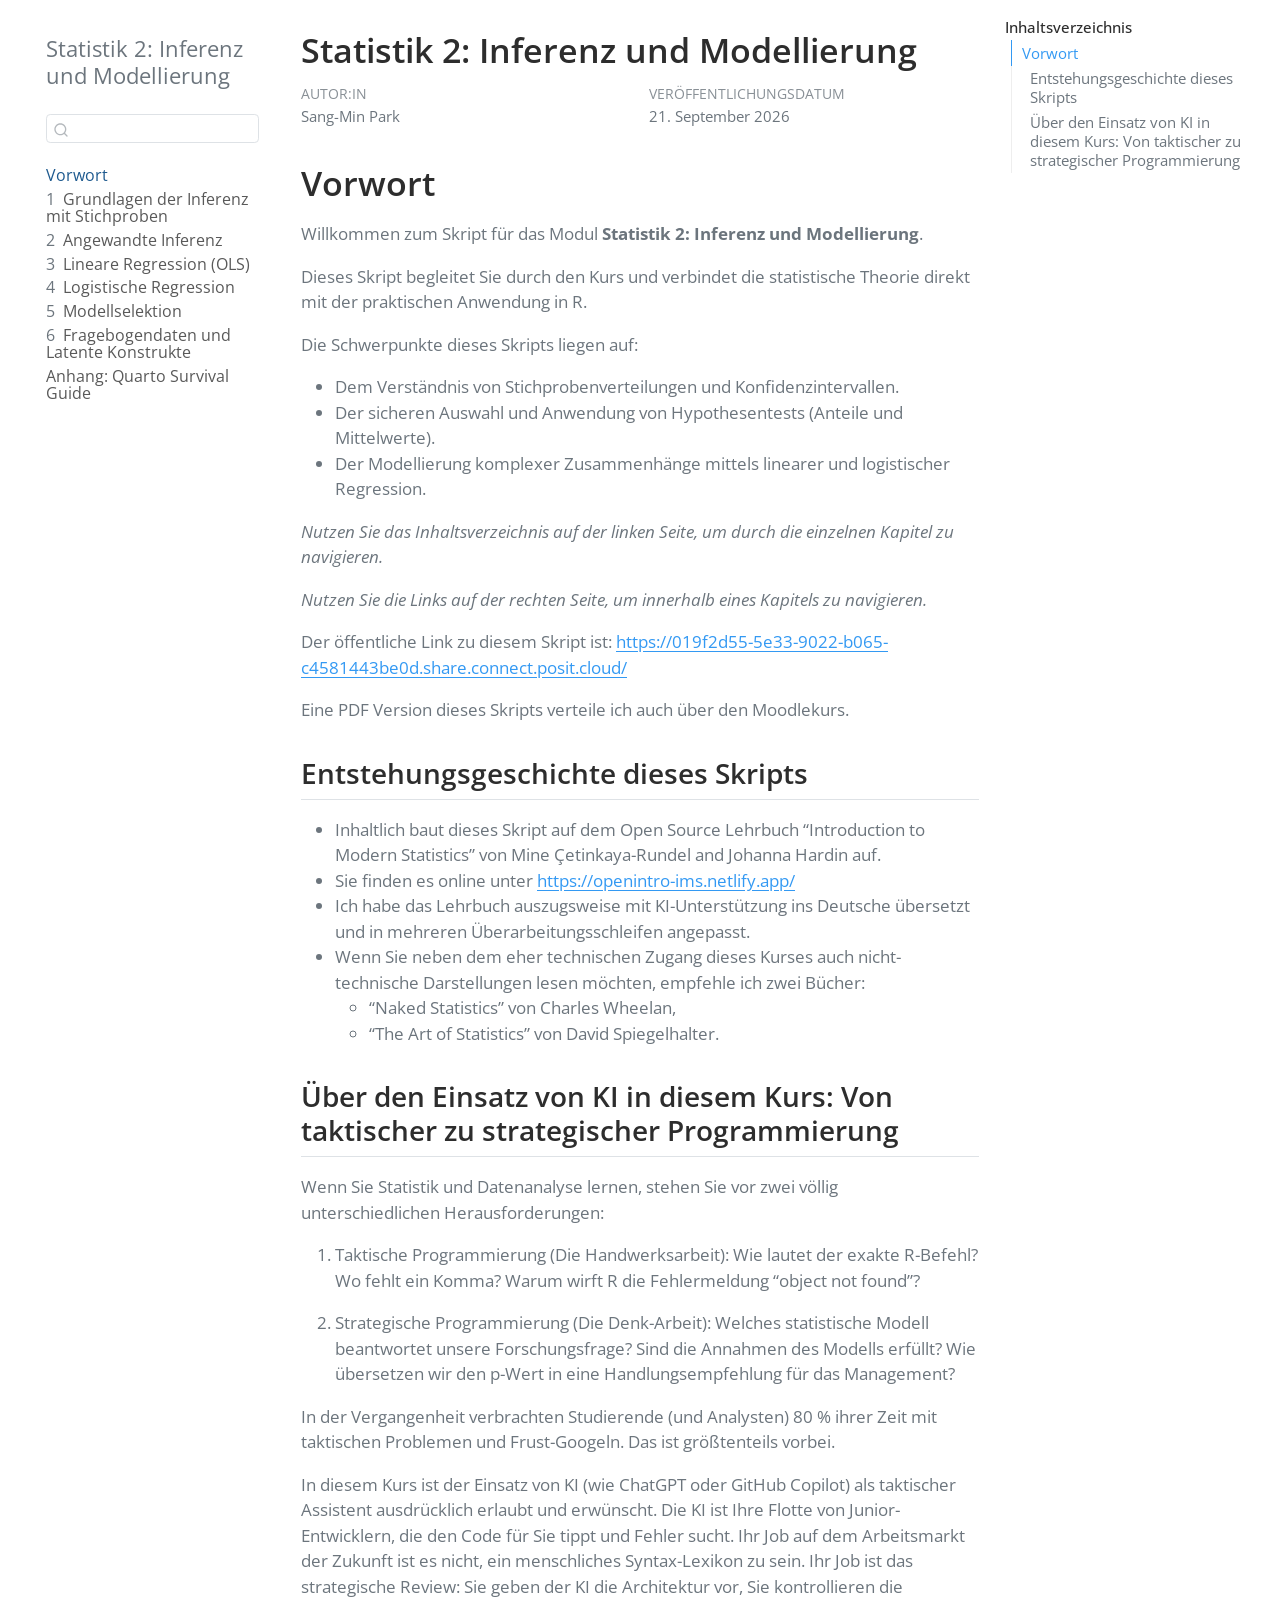
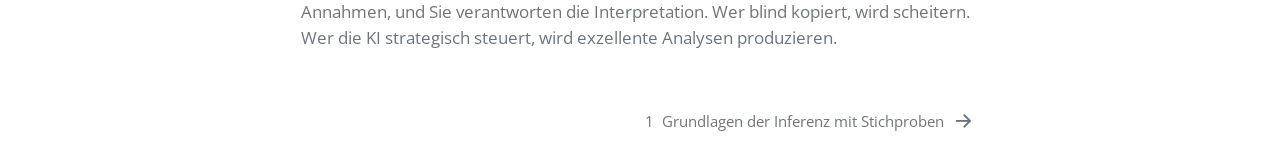
<file: index.html>
<!DOCTYPE html>
<html xmlns="http://www.w3.org/1999/xhtml" lang="de" xml:lang="de"><head>

<meta charset="utf-8">
<meta name="generator" content="quarto-1.10.18">

<meta name="viewport" content="width=device-width, initial-scale=1.0, user-scalable=yes">

<meta name="author" content="Sang-Min Park">

<title>Statistik 2: Inferenz und Modellierung</title>
<style>
/* Default styles provided by pandoc.
** See https://pandoc.org/MANUAL.html#variables-for-html for config info.
*/
span.smallcaps{font-variant: small-caps;}
div.columns{display: flex; gap: 1.5em;}
div.column{flex: auto;}
@media screen {
div.columns{gap: min(4vw, 1.5em);}
div.column{overflow-x: auto;}
}
div.hanging-indent{margin-left: 1.5em; text-indent: -1.5em;}
ul.task-list{list-style: none;}
ul.task-list li input[type="checkbox"] {
  width: 0.8em;
  margin: 0 0.8em 0.2em -1em; /* quarto-specific, see https://github.com/quarto-dev/quarto-cli/issues/4556 */ 
  vertical-align: middle;
}
</style>


<script src="site_libs/quarto-nav/quarto-nav.js"></script>
<script src="site_libs/quarto-nav/headroom.min.js"></script>
<script src="site_libs/clipboard/clipboard.min.js"></script>
<script src="site_libs/quarto-search/autocomplete.umd.js"></script>
<script src="site_libs/quarto-search/fuse.min.js"></script>
<script src="site_libs/quarto-search/quarto-search.js"></script>
<meta name="quarto:offset" content="./">
<link href="./01_grundlagen_inferenz.html" rel="next">
<script src="site_libs/quarto-html/quarto.js" type="module"></script>
<script src="site_libs/quarto-html/tabsets/tabsets.js" type="module"></script>
<script src="site_libs/quarto-html/popper.min.js"></script>
<script src="site_libs/quarto-html/tippy.umd.min.js"></script>
<script src="site_libs/quarto-html/anchor.min.js"></script>
<link href="site_libs/quarto-html/tippy.css" rel="stylesheet">
<link href="site_libs/quarto-html/quarto-syntax-highlighting-bb62276ab45c84d9efd712f51ff97b5a.css" rel="stylesheet" id="quarto-text-highlighting-styles">
<script src="site_libs/bootstrap/bootstrap.min.js"></script>
<link href="site_libs/bootstrap/bootstrap-icons.css" rel="stylesheet">
<link href="site_libs/bootstrap/bootstrap-5b591d931333c16fce5a4fa7f89e0318.min.css" rel="stylesheet" append-hash="true" id="quarto-bootstrap" data-mode="light">
<link href="site_libs/quarto-contrib/output-styling/output-styling-default.css" rel="stylesheet">
<script id="quarto-search-options" type="application/json">{
  "location": "sidebar",
  "copy-button": false,
  "collapse-after": 3,
  "panel-placement": "start",
  "type": "textbox",
  "limit": 50,
  "keyboard-shortcut": [
    "f",
    "/",
    "s"
  ],
  "show-item-context": false,
  "language": {
    "search-no-results-text": "Keine Treffer",
    "search-matching-documents-text": "Treffer",
    "search-copy-link-title": "Link in die Suche kopieren",
    "search-hide-matches-text": "Zusätzliche Treffer verbergen",
    "search-more-match-text": "weitere Treffer in diesem Dokument",
    "search-more-matches-text": "weitere Treffer in diesem Dokument",
    "search-clear-button-title": "Zurücksetzen",
    "search-text-placeholder": "",
    "search-detached-cancel-button-title": "Abbrechen",
    "search-submit-button-title": "Abschicken",
    "search-label": "Suchen"
  }
}</script>


</head>

<body class="nav-sidebar floating quarto-light">

<div id="quarto-search-results"></div>
  <header id="quarto-header" class="headroom fixed-top">
  <nav class="quarto-secondary-nav">
    <div class="container-fluid d-flex">
      <button type="button" class="quarto-btn-toggle btn" data-bs-toggle="collapse" role="button" data-bs-target=".quarto-sidebar-collapse-item" aria-controls="quarto-sidebar" aria-expanded="false" aria-label="Seitenleiste umschalten" onclick="if (window.quartoToggleHeadroom) { window.quartoToggleHeadroom(); }">
        <i class="bi bi-layout-text-sidebar-reverse"></i>
      </button>
        <nav class="quarto-page-breadcrumbs" aria-label="breadcrumb"><ol class="breadcrumb"><li class="breadcrumb-item"><a href="./index.html">Vorwort</a></li></ol></nav>
        <a class="flex-grow-1" role="navigation" data-bs-toggle="collapse" data-bs-target=".quarto-sidebar-collapse-item" aria-controls="quarto-sidebar" aria-expanded="false" aria-label="Seitenleiste umschalten" onclick="if (window.quartoToggleHeadroom) { window.quartoToggleHeadroom(); }">      
        </a>
      <button type="button" class="btn quarto-search-button" aria-label="Suchen" onclick="window.quartoOpenSearch();">
        <i class="bi bi-search"></i>
      </button>
    </div>
  </nav>
</header>
<!-- content -->
<div id="quarto-content" class="quarto-container page-columns page-rows-contents page-layout-article">
<!-- sidebar -->
  <nav id="quarto-sidebar" class="sidebar collapse collapse-horizontal quarto-sidebar-collapse-item sidebar-navigation floating overflow-auto">
    <div class="pt-lg-2 mt-2 text-left sidebar-header">
    <div class="sidebar-title mb-0 py-0">
      <a href="./">Statistik 2: Inferenz und Modellierung</a> 
    </div>
      </div>
        <div class="mt-2 flex-shrink-0 align-items-center">
        <div class="sidebar-search">
        <div id="quarto-search" class="" title="Suchen"></div>
        </div>
        </div>
    <div class="sidebar-menu-container"> 
    <ul class="list-unstyled mt-1">
        <li class="sidebar-item">
  <div class="sidebar-item-container"> 
  <a href="./index.html" class="sidebar-item-text sidebar-link active">
 <span class="menu-text">Vorwort</span></a>
  </div>
</li>
        <li class="sidebar-item">
  <div class="sidebar-item-container"> 
  <a href="./01_grundlagen_inferenz.html" class="sidebar-item-text sidebar-link">
 <span class="menu-text"><span class="chapter-number">1</span>&nbsp; <span class="chapter-title">Grundlagen der Inferenz mit Stichproben</span></span></a>
  </div>
</li>
        <li class="sidebar-item">
  <div class="sidebar-item-container"> 
  <a href="./02_angewandte_inferenz.html" class="sidebar-item-text sidebar-link">
 <span class="menu-text"><span class="chapter-number">2</span>&nbsp; <span class="chapter-title">Angewandte Inferenz</span></span></a>
  </div>
</li>
        <li class="sidebar-item">
  <div class="sidebar-item-container"> 
  <a href="./03_regression_deskriptiv.html" class="sidebar-item-text sidebar-link">
 <span class="menu-text"><span class="chapter-number">3</span>&nbsp; <span class="chapter-title">Lineare Regression (OLS)</span></span></a>
  </div>
</li>
        <li class="sidebar-item">
  <div class="sidebar-item-container"> 
  <a href="./04_logistische_regression.html" class="sidebar-item-text sidebar-link">
 <span class="menu-text"><span class="chapter-number">4</span>&nbsp; <span class="chapter-title">Logistische Regression</span></span></a>
  </div>
</li>
        <li class="sidebar-item">
  <div class="sidebar-item-container"> 
  <a href="./05_modellauswahl.html" class="sidebar-item-text sidebar-link">
 <span class="menu-text"><span class="chapter-number">5</span>&nbsp; <span class="chapter-title">Modellselektion</span></span></a>
  </div>
</li>
        <li class="sidebar-item">
  <div class="sidebar-item-container"> 
  <a href="./06_faktoranalyse.html" class="sidebar-item-text sidebar-link">
 <span class="menu-text"><span class="chapter-number">6</span>&nbsp; <span class="chapter-title">Fragebogendaten und Latente Konstrukte</span></span></a>
  </div>
</li>
        <li class="sidebar-item">
  <div class="sidebar-item-container"> 
  <a href="./07_quarto.html" class="sidebar-item-text sidebar-link">
 <span class="menu-text">Anhang: Quarto Survival Guide</span></a>
  </div>
</li>
    </ul>
    </div>
</nav>
<div id="quarto-sidebar-glass" class="quarto-sidebar-collapse-item" data-bs-toggle="collapse" data-bs-target=".quarto-sidebar-collapse-item"></div>
<!-- margin-sidebar -->
    <div id="quarto-margin-sidebar" class="sidebar margin-sidebar">
        <nav id="TOC" role="doc-toc" class="toc-active">
    <h2 id="toc-title">Inhaltsverzeichnis</h2>
   
  <ul class="collapse">
  <li><a href="#vorwort" id="toc-vorwort" class="nav-link active" data-scroll-target="#vorwort">Vorwort</a>
  <ul class="collapse">
  <li><a href="#entstehungsgeschichte-dieses-skripts" id="toc-entstehungsgeschichte-dieses-skripts" class="nav-link" data-scroll-target="#entstehungsgeschichte-dieses-skripts">Entstehungsgeschichte dieses Skripts</a></li>
  <li><a href="#über-den-einsatz-von-ki-in-diesem-kurs-von-taktischer-zu-strategischer-programmierung" id="toc-über-den-einsatz-von-ki-in-diesem-kurs-von-taktischer-zu-strategischer-programmierung" class="nav-link" data-scroll-target="#über-den-einsatz-von-ki-in-diesem-kurs-von-taktischer-zu-strategischer-programmierung">Über den Einsatz von KI in diesem Kurs: Von taktischer zu strategischer Programmierung</a></li>
  </ul></li>
  </ul>
</nav>
    </div>
<!-- main -->
<main class="content" id="quarto-document-content">

<header id="title-block-header" class="quarto-title-block default">
<div class="quarto-title">
<h1 class="title">Statistik 2: Inferenz und Modellierung</h1>
</div>



<div class="quarto-title-meta">

    <div>
    <div class="quarto-title-meta-heading">Autor:in</div>
    <div class="quarto-title-meta-contents">
             <p>Sang-Min Park </p>
          </div>
  </div>
    
    <div>
    <div class="quarto-title-meta-heading">Veröffentlichungsdatum</div>
    <div class="quarto-title-meta-contents">
      <p class="date">21. September 2026</p>
    </div>
  </div>
  
    
  </div>
  


</header>


<section id="vorwort" class="level1 unnumbered">
<h1 class="unnumbered">Vorwort</h1>
<p>Willkommen zum Skript für das Modul <strong>Statistik 2: Inferenz und Modellierung</strong>.</p>
<p>Dieses Skript begleitet Sie durch den Kurs und verbindet die statistische Theorie direkt mit der praktischen Anwendung in R.</p>
<p>Die Schwerpunkte dieses Skripts liegen auf:</p>
<ul>
<li>Dem Verständnis von Stichprobenverteilungen und Konfidenzintervallen.</li>
<li>Der sicheren Auswahl und Anwendung von Hypothesentests (Anteile und Mittelwerte).</li>
<li>Der Modellierung komplexer Zusammenhänge mittels linearer und logistischer Regression.</li>
</ul>
<p><em>Nutzen Sie das Inhaltsverzeichnis auf der linken Seite, um durch die einzelnen Kapitel zu navigieren.</em></p>
<p><em>Nutzen Sie die Links auf der rechten Seite, um innerhalb eines Kapitels zu navigieren.</em></p>
<p>Der öffentliche Link zu diesem Skript ist: <a href="https://019f2d55-5e33-9022-b065-c4581443be0d.share.connect.posit.cloud/" class="uri">https://019f2d55-5e33-9022-b065-c4581443be0d.share.connect.posit.cloud/</a></p>
<p>Eine PDF Version dieses Skripts verteile ich auch über den Moodlekurs.</p>
<section id="entstehungsgeschichte-dieses-skripts" class="level2">
<h2 class="anchored" data-anchor-id="entstehungsgeschichte-dieses-skripts">Entstehungsgeschichte dieses Skripts</h2>
<ul>
<li>Inhaltlich baut dieses Skript auf dem Open Source Lehrbuch “Introduction to Modern Statistics” von Mine Çetinkaya-Rundel and Johanna Hardin auf.</li>
<li>Sie finden es online unter <a href="https://openintro-ims.netlify.app/" class="uri">https://openintro-ims.netlify.app/</a></li>
<li>Ich habe das Lehrbuch auszugsweise mit KI-Unterstützung ins Deutsche übersetzt und in mehreren Überarbeitungsschleifen angepasst.</li>
<li>Wenn Sie neben dem eher technischen Zugang dieses Kurses auch nicht-technische Darstellungen lesen möchten, empfehle ich zwei Bücher:
<ul>
<li>“Naked Statistics” von Charles Wheelan,</li>
<li>“The Art of Statistics” von David Spiegelhalter.</li>
</ul></li>
</ul>
</section>
<section id="über-den-einsatz-von-ki-in-diesem-kurs-von-taktischer-zu-strategischer-programmierung" class="level2">
<h2 class="anchored" data-anchor-id="über-den-einsatz-von-ki-in-diesem-kurs-von-taktischer-zu-strategischer-programmierung">Über den Einsatz von KI in diesem Kurs: Von taktischer zu strategischer Programmierung</h2>
<p>Wenn Sie Statistik und Datenanalyse lernen, stehen Sie vor zwei völlig unterschiedlichen Herausforderungen:</p>
<ol type="1">
<li><p>Taktische Programmierung (Die Handwerksarbeit): Wie lautet der exakte R-Befehl? Wo fehlt ein Komma? Warum wirft R die Fehlermeldung “object not found”?</p></li>
<li><p>Strategische Programmierung (Die Denk-Arbeit): Welches statistische Modell beantwortet unsere Forschungsfrage? Sind die Annahmen des Modells erfüllt? Wie übersetzen wir den p-Wert in eine Handlungsempfehlung für das Management?</p></li>
</ol>
<p>In der Vergangenheit verbrachten Studierende (und Analysten) 80 % ihrer Zeit mit taktischen Problemen und Frust-Googeln. Das ist größtenteils vorbei.</p>
<p>In diesem Kurs ist der Einsatz von KI (wie ChatGPT oder GitHub Copilot) als taktischer Assistent ausdrücklich erlaubt und erwünscht. Die KI ist Ihre Flotte von Junior-Entwicklern, die den Code für Sie tippt und Fehler sucht. Ihr Job auf dem Arbeitsmarkt der Zukunft ist es nicht, ein menschliches Syntax-Lexikon zu sein. Ihr Job ist das strategische Review: Sie geben der KI die Architektur vor, Sie kontrollieren die Annahmen, und Sie verantworten die Interpretation. Wer blind kopiert, wird scheitern. Wer die KI strategisch steuert, wird exzellente Analysen produzieren.</p>


</section>
</section>

</main> <!-- /main -->
<script id="quarto-html-after-body" type="application/javascript">
  window.document.addEventListener("DOMContentLoaded", function (event) {
    const icon = "";
    const anchorJS = new window.AnchorJS();
    anchorJS.options = {
      placement: 'right',
      icon: icon
    };
    anchorJS.add('.anchored');
    const isCodeAnnotation = (el) => {
      for (const clz of el.classList) {
        if (clz.startsWith('code-annotation-')) {                     
          return true;
        }
      }
      return false;
    }
    const onCopySuccess = function(e) {
      // button target
      const button = e.trigger;
      // don't keep focus
      button.blur();
      // flash "checked"
      button.classList.add('code-copy-button-checked');
      var currentTitle = button.getAttribute("title");
      button.setAttribute("title", "Kopiert");
      let tooltip;
      if (window.bootstrap) {
        button.setAttribute("data-bs-toggle", "tooltip");
        button.setAttribute("data-bs-placement", "left");
        button.setAttribute("data-bs-title", "Kopiert");
        tooltip = new bootstrap.Tooltip(button, 
          { trigger: "manual", 
            customClass: "code-copy-button-tooltip",
            offset: [0, -8]});
        tooltip.show();    
      }
      setTimeout(function() {
        if (tooltip) {
          tooltip.hide();
          button.removeAttribute("data-bs-title");
          button.removeAttribute("data-bs-toggle");
          button.removeAttribute("data-bs-placement");
        }
        button.setAttribute("title", currentTitle);
        button.classList.remove('code-copy-button-checked');
      }, 1000);
      // clear code selection
      e.clearSelection();
    }
    const getTextToCopy = function(trigger) {
      const outerScaffold = trigger.parentElement.cloneNode(true);
      const codeEl = outerScaffold.querySelector('code');
      for (const childEl of codeEl.children) {
        if (isCodeAnnotation(childEl)) {
          childEl.remove();
        }
      }
      return codeEl.innerText;
    }
    const clipboard = new window.ClipboardJS('.code-copy-button:not([data-in-quarto-modal])', {
      text: getTextToCopy
    });
    clipboard.on('success', onCopySuccess);
    if (window.document.getElementById('quarto-embedded-source-code-modal')) {
      const clipboardModal = new window.ClipboardJS('.code-copy-button[data-in-quarto-modal]', {
        text: getTextToCopy,
        container: window.document.getElementById('quarto-embedded-source-code-modal')
      });
      clipboardModal.on('success', onCopySuccess);
    }
      var localhostRegex = new RegExp(/^(?:http|https):\/\/localhost\:?[0-9]*\//);
      var mailtoRegex = new RegExp(/^mailto:/);
        var filterRegex = new RegExp('/' + window.location.host + '/');
      var isInternal = (href) => {
          return filterRegex.test(href) || localhostRegex.test(href) || mailtoRegex.test(href);
      }
      // Inspect non-navigation links and adorn them if external
     var links = window.document.querySelectorAll('a[href]:not(.nav-link):not(.navbar-brand):not(.toc-action):not(.sidebar-link):not(.sidebar-item-toggle):not(.pagination-link):not(.no-external):not([aria-hidden]):not(.dropdown-item):not(.quarto-navigation-tool):not(.about-link)');
      for (var i=0; i<links.length; i++) {
        const link = links[i];
        if (!isInternal(link.href)) {
          // undo the damage that might have been done by quarto-nav.js in the case of
          // links that we want to consider external
          if (link.dataset.originalHref !== undefined) {
            link.href = link.dataset.originalHref;
          }
        }
      }
    function tippyHover(el, contentFn, onTriggerFn, onUntriggerFn) {
      const config = {
        allowHTML: true,
        maxWidth: 500,
        delay: 100,
        arrow: false,
        appendTo: function(el) {
            return el.parentElement;
        },
        interactive: true,
        interactiveBorder: 10,
        theme: 'quarto',
        placement: 'bottom-start',
      };
      if (contentFn) {
        config.content = contentFn;
      }
      if (onTriggerFn) {
        config.onTrigger = onTriggerFn;
      }
      if (onUntriggerFn) {
        config.onUntrigger = onUntriggerFn;
      }
      window.tippy(el, config); 
    }
    const noterefs = window.document.querySelectorAll('a[role="doc-noteref"]');
    for (var i=0; i<noterefs.length; i++) {
      const ref = noterefs[i];
      tippyHover(ref, function() {
        // use id or data attribute instead here
        let href = ref.getAttribute('data-footnote-href') || ref.getAttribute('href');
        try { href = new URL(href).hash; } catch {}
        const id = href.replace(/^#\/?/, "");
        const note = window.document.getElementById(id);
        if (note) {
          return note.innerHTML;
        } else {
          return "";
        }
      });
    }
    const xrefs = window.document.querySelectorAll('a.quarto-xref');
    const processXRef = (id, note) => {
      // Strip column container classes
      const stripColumnClz = (el) => {
        el.classList.remove("page-full", "page-columns");
        if (el.children) {
          for (const child of el.children) {
            stripColumnClz(child);
          }
        }
      }
      stripColumnClz(note)
      if (id === null || id.startsWith('sec-')) {
        // Special case sections, only their first couple elements
        const container = document.createElement("div");
        if (note.children && note.children.length > 2) {
          container.appendChild(note.children[0].cloneNode(true));
          for (let i = 1; i < note.children.length; i++) {
            const child = note.children[i];
            if (child.tagName === "P" && child.innerText === "") {
              continue;
            } else {
              container.appendChild(child.cloneNode(true));
              break;
            }
          }
          if (window.Quarto?.typesetMath) {
            window.Quarto.typesetMath(container);
          }
          return container.innerHTML
        } else {
          if (window.Quarto?.typesetMath) {
            window.Quarto.typesetMath(note);
          }
          return note.innerHTML;
        }
      } else {
        // Remove any anchor links if they are present
        const anchorLink = note.querySelector('a.anchorjs-link');
        if (anchorLink) {
          anchorLink.remove();
        }
        if (window.Quarto?.typesetMath) {
          window.Quarto.typesetMath(note);
        }
        if (note.classList.contains("callout")) {
          return note.outerHTML;
        } else {
          return note.innerHTML;
        }
      }
    }
    for (var i=0; i<xrefs.length; i++) {
      const xref = xrefs[i];
      tippyHover(xref, undefined, function(instance) {
        instance.disable();
        let url = xref.getAttribute('href');
        let hash = undefined; 
        if (url.startsWith('#')) {
          hash = url;
        } else {
          try { hash = new URL(url).hash; } catch {}
        }
        if (hash) {
          const id = hash.replace(/^#\/?/, "");
          const note = window.document.getElementById(id);
          if (note !== null) {
            try {
              const html = processXRef(id, note.cloneNode(true));
              instance.setContent(html);
            } finally {
              instance.enable();
              instance.show();
            }
          } else {
            // See if we can fetch this
            fetch(url.split('#')[0])
            .then(res => res.text())
            .then(html => {
              const parser = new DOMParser();
              const htmlDoc = parser.parseFromString(html, "text/html");
              const note = htmlDoc.getElementById(id);
              if (note !== null) {
                const html = processXRef(id, note);
                instance.setContent(html);
              } 
            }).finally(() => {
              instance.enable();
              instance.show();
            });
          }
        } else {
          // See if we can fetch a full url (with no hash to target)
          // This is a special case and we should probably do some content thinning / targeting
          fetch(url)
          .then(res => res.text())
          .then(html => {
            const parser = new DOMParser();
            const htmlDoc = parser.parseFromString(html, "text/html");
            const note = htmlDoc.querySelector('main.content');
            if (note !== null) {
              // This should only happen for chapter cross references
              // (since there is no id in the URL)
              // remove the first header
              if (note.children.length > 0 && note.children[0].tagName === "HEADER") {
                note.children[0].remove();
              }
              const html = processXRef(null, note);
              instance.setContent(html);
            } 
          }).finally(() => {
            instance.enable();
            instance.show();
          });
        }
      }, function(instance) {
      });
    }
        let selectedAnnoteEl;
        const selectorForAnnotation = ( cell, annotation) => {
          let cellAttr = 'data-code-cell="' + cell + '"';
          let lineAttr = 'data-code-annotation="' +  annotation + '"';
          const selector = 'span[' + cellAttr + '][' + lineAttr + ']';
          return selector;
        }
        const selectCodeLines = (annoteEl) => {
          const doc = window.document;
          const targetCell = annoteEl.getAttribute("data-target-cell");
          const targetAnnotation = annoteEl.getAttribute("data-target-annotation");
          const annoteSpan = window.document.querySelector(selectorForAnnotation(targetCell, targetAnnotation));
          const lines = annoteSpan.getAttribute("data-code-lines").split(",");
          const lineIds = lines.map((line) => {
            return targetCell + "-" + line;
          })
          let top = null;
          let height = null;
          let parent = null;
          if (lineIds.length > 0) {
              //compute the position of the single el (top and bottom and make a div)
              const el = window.document.getElementById(lineIds[0]);
              top = el.offsetTop;
              height = el.offsetHeight;
              parent = el.parentElement.parentElement;
            if (lineIds.length > 1) {
              const lastEl = window.document.getElementById(lineIds[lineIds.length - 1]);
              const bottom = lastEl.offsetTop + lastEl.offsetHeight;
              height = bottom - top;
            }
            if (top !== null && height !== null && parent !== null) {
              // cook up a div (if necessary) and position it 
              let div = window.document.getElementById("code-annotation-line-highlight");
              if (div === null) {
                div = window.document.createElement("div");
                div.setAttribute("id", "code-annotation-line-highlight");
                div.style.position = 'absolute';
                parent.appendChild(div);
              }
              div.style.top = top - 2 + "px";
              div.style.height = height + 4 + "px";
              div.style.left = 0;
              let gutterDiv = window.document.getElementById("code-annotation-line-highlight-gutter");
              if (gutterDiv === null) {
                gutterDiv = window.document.createElement("div");
                gutterDiv.setAttribute("id", "code-annotation-line-highlight-gutter");
                gutterDiv.style.position = 'absolute';
                const codeCell = window.document.getElementById(targetCell);
                const gutter = codeCell.querySelector('.code-annotation-gutter');
                gutter.appendChild(gutterDiv);
              }
              gutterDiv.style.top = top - 2 + "px";
              gutterDiv.style.height = height + 4 + "px";
            }
            selectedAnnoteEl = annoteEl;
          }
        };
        const unselectCodeLines = () => {
          const elementsIds = ["code-annotation-line-highlight", "code-annotation-line-highlight-gutter"];
          elementsIds.forEach((elId) => {
            const div = window.document.getElementById(elId);
            if (div) {
              div.remove();
            }
          });
          selectedAnnoteEl = undefined;
        };
          // Handle positioning of the toggle
      window.addEventListener(
        "resize",
        throttle(() => {
          elRect = undefined;
          if (selectedAnnoteEl) {
            selectCodeLines(selectedAnnoteEl);
          }
        }, 10)
      );
      function throttle(fn, ms) {
      let throttle = false;
      let timer;
        return (...args) => {
          if(!throttle) { // first call gets through
              fn.apply(this, args);
              throttle = true;
          } else { // all the others get throttled
              if(timer) clearTimeout(timer); // cancel #2
              timer = setTimeout(() => {
                fn.apply(this, args);
                timer = throttle = false;
              }, ms);
          }
        };
      }
        // Attach click handler to the DT
        const annoteDls = window.document.querySelectorAll('dt[data-target-cell]');
        for (const annoteDlNode of annoteDls) {
          annoteDlNode.addEventListener('click', (event) => {
            const clickedEl = event.target;
            if (clickedEl !== selectedAnnoteEl) {
              unselectCodeLines();
              const activeEl = window.document.querySelector('dt[data-target-cell].code-annotation-active');
              if (activeEl) {
                activeEl.classList.remove('code-annotation-active');
              }
              selectCodeLines(clickedEl);
              clickedEl.classList.add('code-annotation-active');
            } else {
              // Unselect the line
              unselectCodeLines();
              clickedEl.classList.remove('code-annotation-active');
            }
          });
        }
    const findCites = (el) => {
      const parentEl = el.parentElement;
      if (parentEl) {
        const cites = parentEl.dataset.cites;
        if (cites) {
          return {
            el,
            cites: cites.split(' ')
          };
        } else {
          return findCites(el.parentElement)
        }
      } else {
        return undefined;
      }
    };
    var bibliorefs = window.document.querySelectorAll('a[role="doc-biblioref"]');
    for (var i=0; i<bibliorefs.length; i++) {
      const ref = bibliorefs[i];
      const citeInfo = findCites(ref);
      if (citeInfo) {
        tippyHover(citeInfo.el, function() {
          var popup = window.document.createElement('div');
          citeInfo.cites.forEach(function(cite) {
            var citeDiv = window.document.createElement('div');
            citeDiv.classList.add('hanging-indent');
            citeDiv.classList.add('csl-entry');
            var biblioDiv = window.document.getElementById('ref-' + cite);
            if (biblioDiv) {
              citeDiv.innerHTML = biblioDiv.innerHTML;
            }
            popup.appendChild(citeDiv);
          });
          return popup.innerHTML;
        });
      }
    }
  });
  </script>
<nav class="page-navigation">
  <div class="nav-page nav-page-previous">
  </div>
  <div class="nav-page nav-page-next">
      <a href="./01_grundlagen_inferenz.html" class="pagination-link" aria-label="Grundlagen der Inferenz mit Stichproben">
        <span class="nav-page-text"><span class="chapter-number">1</span>&nbsp; <span class="chapter-title">Grundlagen der Inferenz mit Stichproben</span></span> <i class="bi bi-arrow-right-short"></i>
      </a>
  </div>
</nav>
</div> <!-- /content -->




</body></html>
</file>
<file: site_libs/quarto-html/tippy.css>
.tippy-box[data-animation=fade][data-state=hidden]{opacity:0}[data-tippy-root]{max-width:calc(100vw - 10px)}.tippy-box{position:relative;background-color:#333;color:#fff;border-radius:4px;font-size:14px;line-height:1.4;white-space:normal;outline:0;transition-property:transform,visibility,opacity}.tippy-box[data-placement^=top]>.tippy-arrow{bottom:0}.tippy-box[data-placement^=top]>.tippy-arrow:before{bottom:-7px;left:0;border-width:8px 8px 0;border-top-color:initial;transform-origin:center top}.tippy-box[data-placement^=bottom]>.tippy-arrow{top:0}.tippy-box[data-placement^=bottom]>.tippy-arrow:before{top:-7px;left:0;border-width:0 8px 8px;border-bottom-color:initial;transform-origin:center bottom}.tippy-box[data-placement^=left]>.tippy-arrow{right:0}.tippy-box[data-placement^=left]>.tippy-arrow:before{border-width:8px 0 8px 8px;border-left-color:initial;right:-7px;transform-origin:center left}.tippy-box[data-placement^=right]>.tippy-arrow{left:0}.tippy-box[data-placement^=right]>.tippy-arrow:before{left:-7px;border-width:8px 8px 8px 0;border-right-color:initial;transform-origin:center right}.tippy-box[data-inertia][data-state=visible]{transition-timing-function:cubic-bezier(.54,1.5,.38,1.11)}.tippy-arrow{width:16px;height:16px;color:#333}.tippy-arrow:before{content:"";position:absolute;border-color:transparent;border-style:solid}.tippy-content{position:relative;padding:5px 9px;z-index:1}
</file>
<file: site_libs/quarto-html/quarto-syntax-highlighting-bb62276ab45c84d9efd712f51ff97b5a.css>
/* quarto syntax highlight colors */
:root {
  --quarto-hl-al-color: #ff5555;
  --quarto-hl-an-color: #6a737d;
  --quarto-hl-at-color: #d73a49;
  --quarto-hl-bn-color: #005cc5;
  --quarto-hl-bu-color: #d73a49;
  --quarto-hl-ch-color: #032f62;
  --quarto-hl-co-color: #6a737d;
  --quarto-hl-cv-color: #6a737d;
  --quarto-hl-cn-color: #005cc5;
  --quarto-hl-cf-color: #d73a49;
  --quarto-hl-dt-color: #d73a49;
  --quarto-hl-dv-color: #005cc5;
  --quarto-hl-do-color: #6a737d;
  --quarto-hl-er-color: #ff5555;
  --quarto-hl-ex-color: #d73a49;
  --quarto-hl-fl-color: #005cc5;
  --quarto-hl-fu-color: #6f42c1;
  --quarto-hl-im-color: #032f62;
  --quarto-hl-in-color: #6a737d;
  --quarto-hl-kw-color: #d73a49;
  --quarto-hl-op-color: #24292e;
  --quarto-hl-pp-color: #d73a49;
  --quarto-hl-re-color: #6a737d;
  --quarto-hl-sc-color: #005cc5;
  --quarto-hl-ss-color: #032f62;
  --quarto-hl-st-color: #032f62;
  --quarto-hl-va-color: #e36209;
  --quarto-hl-vs-color: #032f62;
  --quarto-hl-wa-color: #ff5555;
}

/* other quarto variables */
:root {
  --quarto-font-monospace: SFMono-Regular, Menlo, Monaco, Consolas, "Liberation Mono", "Courier New", monospace;
}

/* syntax highlight based on Pandoc's rules */
pre > code.sourceCode > span {
  color: #24292e;
}

code.sourceCode > span {
  color: #24292e;
}

div.sourceCode,
div.sourceCode pre.sourceCode {
  color: #24292e;
}

/* Normal */
code span {
  color: #24292e;
}

/* Alert */
code span.al {
  font-weight: bold;
  color: #ff5555;
}

/* Annotation */
code span.an {
  color: #6a737d;
}

/* Attribute */
code span.at {
  color: #d73a49;
}

/* BaseN */
code span.bn {
  color: #005cc5;
}

/* BuiltIn */
code span.bu {
  color: #d73a49;
}

/* ControlFlow */
code span.cf {
  color: #d73a49;
}

/* Char */
code span.ch {
  color: #032f62;
}

/* Constant */
code span.cn {
  color: #005cc5;
}

/* Comment */
code span.co {
  color: #6a737d;
}

/* CommentVar */
code span.cv {
  color: #6a737d;
}

/* Documentation */
code span.do {
  color: #6a737d;
}

/* DataType */
code span.dt {
  color: #d73a49;
}

/* DecVal */
code span.dv {
  color: #005cc5;
}

/* Error */
code span.er {
  color: #ff5555;
  text-decoration: underline;
}

/* Extension */
code span.ex {
  font-weight: bold;
  color: #d73a49;
}

/* Float */
code span.fl {
  color: #005cc5;
}

/* Function */
code span.fu {
  color: #6f42c1;
}

/* Import */
code span.im {
  color: #032f62;
}

/* Information */
code span.in {
  color: #6a737d;
}

/* Keyword */
code span.kw {
  color: #d73a49;
}

/* Operator */
code span.op {
  color: #24292e;
}

/* Preprocessor */
code span.pp {
  color: #d73a49;
}

/* RegionMarker */
code span.re {
  color: #6a737d;
}

/* SpecialChar */
code span.sc {
  color: #005cc5;
}

/* SpecialString */
code span.ss {
  color: #032f62;
}

/* String */
code span.st {
  color: #032f62;
}

/* Variable */
code span.va {
  color: #e36209;
}

/* VerbatimString */
code span.vs {
  color: #032f62;
}

/* Warning */
code span.wa {
  color: #ff5555;
}

.prevent-inlining {
  content: "</";
}

/*# sourceMappingURL=9fff47f1860eaa1c7b80d8cbc12525ed.css.map */
</file>
<file: site_libs/quarto-contrib/output-styling/output-styling-default.css>
/* All kinds of output */
.cell-output.cell-output-stdout,   /* Regular output for R and warnings for Julia */
.cell-output.cell-output-display,  /* Regular output for Python and Julia and Observable JS */
.cell-output.cell-output-error,    /* Errors for R and Python and Julia */
.cell-output.cell-output-stderr {  /* Warnings and messages for R and Python */
    margin: 0 0 1em;
    padding: .4em;
    border: 1px solid var(--bs-border-color);
    border-radius: .25rem;
}

.cell-output.cell-output-stdout pre, 
.cell-output.cell-output-display pre ,
.cell-output.cell-output-error pre, 
.cell-output.cell-output-stderr pre {
    margin-bottom: 0;
}

/* Errors */
.cell-output.cell-output-error {
    background-color: var(--bs-danger-bg-subtle);
    background-color: color-mix(in srgb, var(--bs-danger-bg-subtle) 30%, transparent);
    border: 1px solid var(--bs-danger-border-subtle);
}

.cell-output.cell-output-error pre {
    color: var(--bs-danger-text-emphasis);
}

/* Warnings */
/* R and Python output warnings in stderr; Julia outputs them in stdout  */
.cell-output-stderr.cell-output-warning,
.cell-output-stdout.cell-output-warning {
    background-color: var(--bs-warning-bg-subtle) !important;
    background-color: color-mix(in srgb, var(--bs-warning-bg-subtle) 30%, transparent) !important;
    border: 1px solid var(--bs-warning-border-subtle) !important;
}

.cell-output-stderr.cell-output-warning pre,
.cell-output-stdout.cell-output-warning pre {
    color: var(--bs-warning-text-emphasis) !important;
}

/* Messages */
.cell-output.cell-output-stderr {
    background-color: var(--bs-primary-bg-subtle);
    background-color: color-mix(in srgb, var(--bs-primary-bg-subtle) 30%, transparent);
    border: 1px solid var(--bs-primary-border-subtle);
}

.cell-output.cell-output-stderr pre {
    color: var(--bs-primary-text-emphasis);
}
</file>
